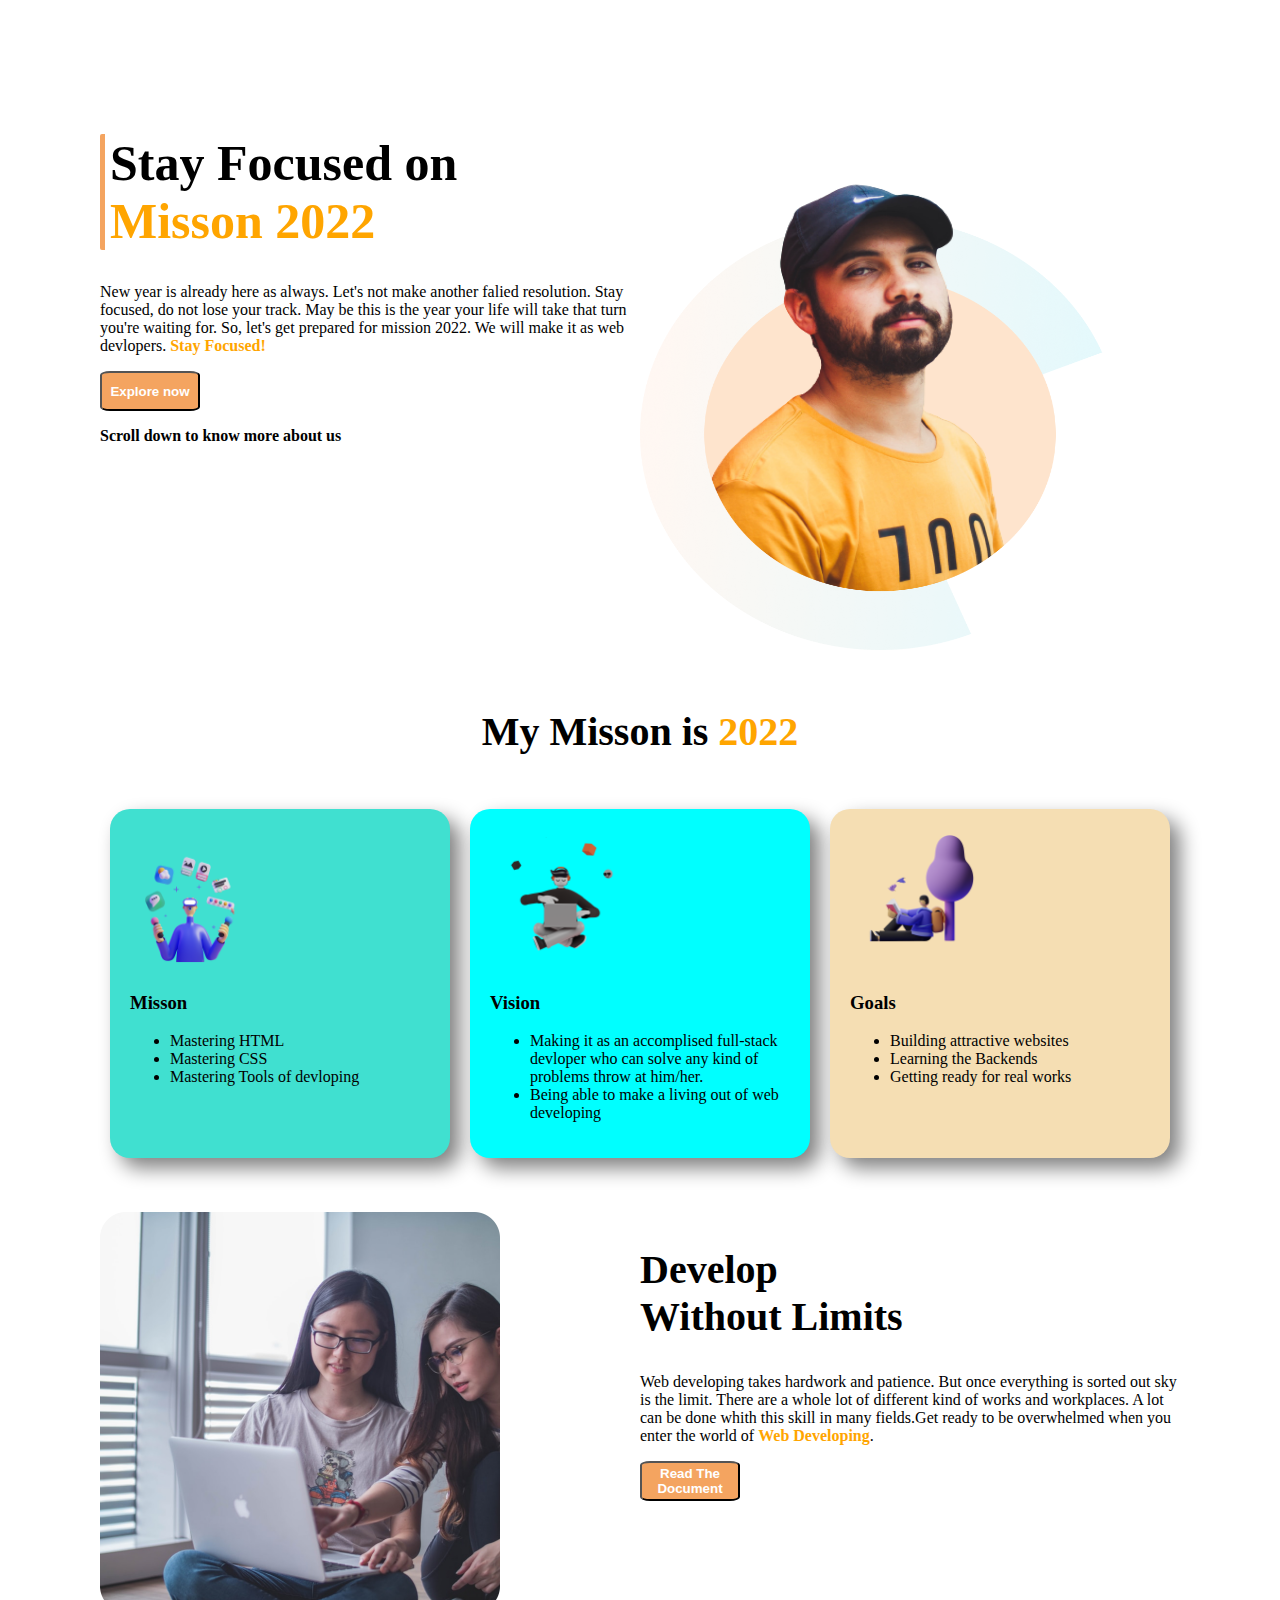
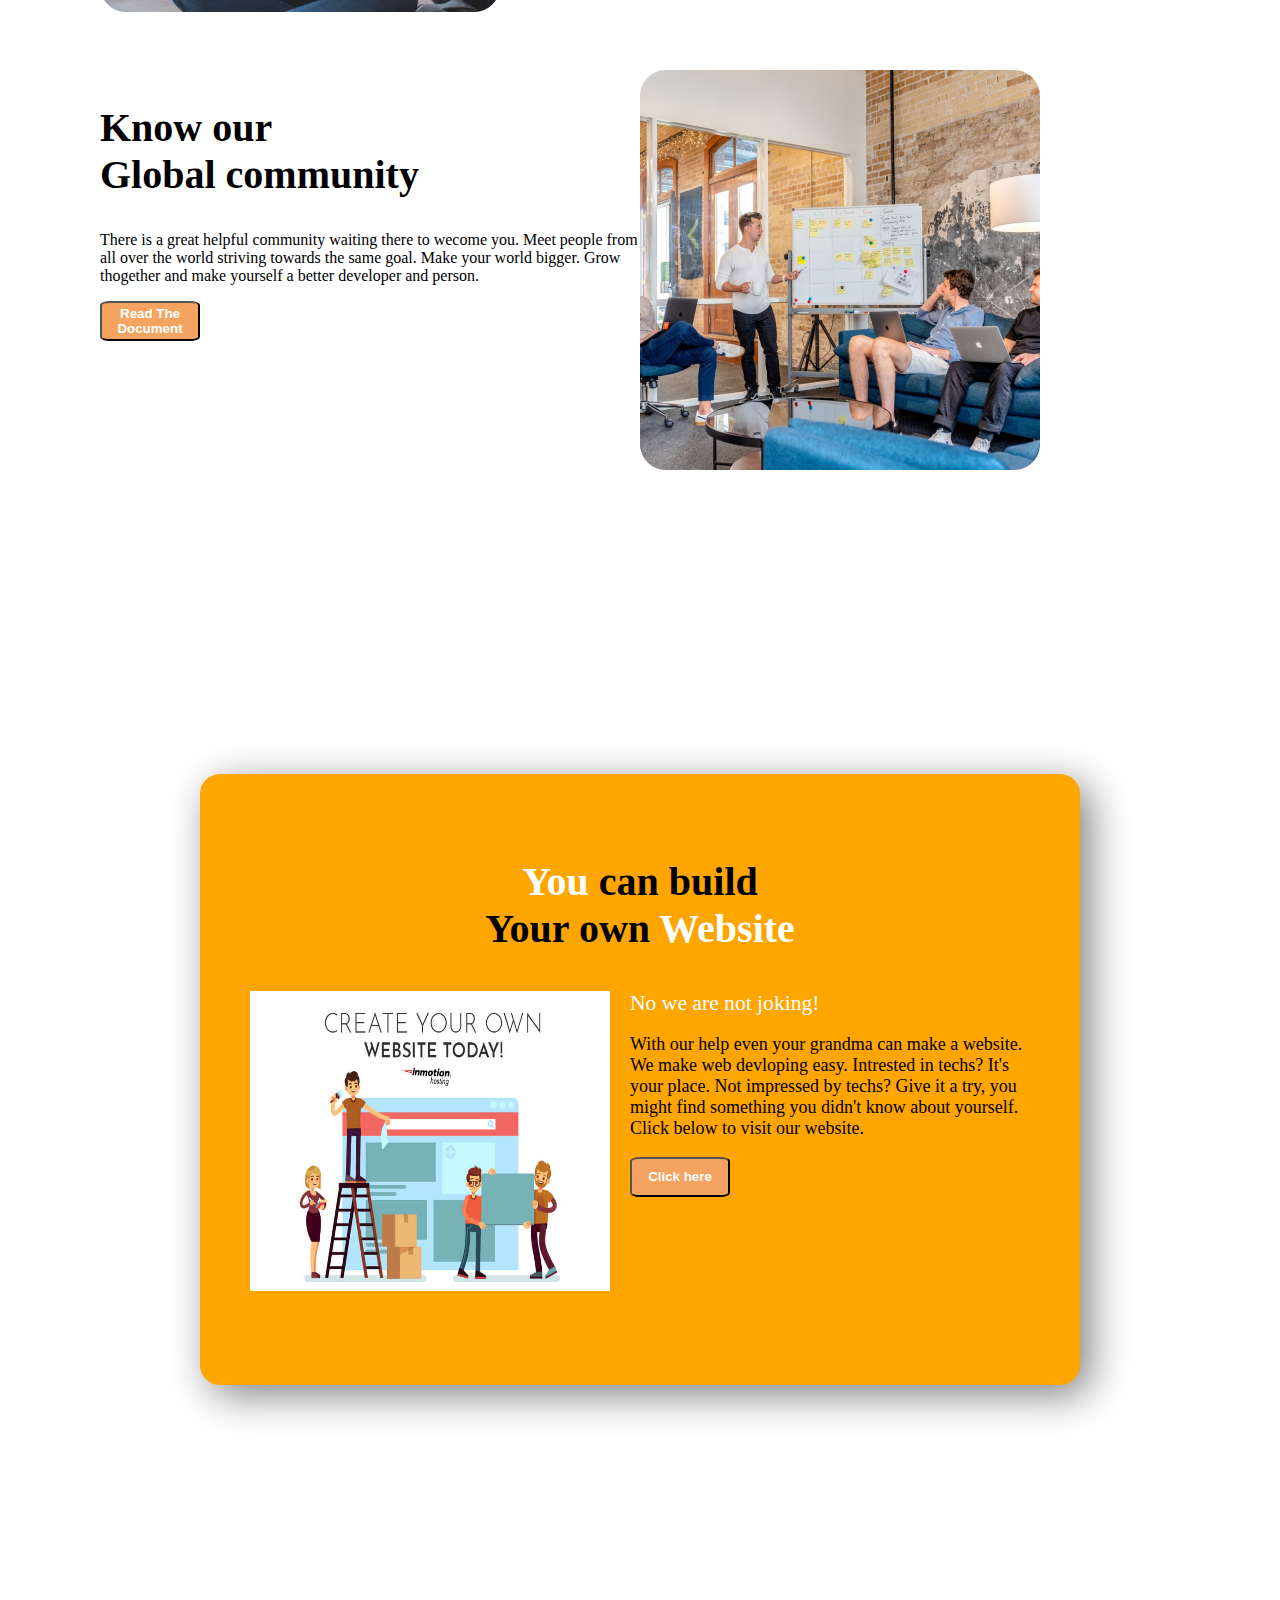
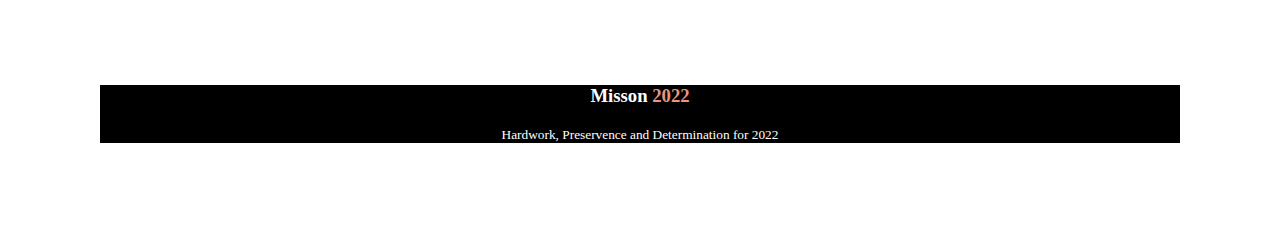
<file: index.html>
<!DOCTYPE html>
<html lang="en">

<head>
    <meta charset="UTF-8">
    <meta http-equiv="X-UA-Compatible" content="IE=edge">
    <meta name="viewport" content="width=device-width, initial-scale=1.0">
    <title>Assignment 1</title>
    <link rel="stylesheet" href="style.css">
    <link rel="preconnect" href="https://fonts.googleapis.com">
    <link rel="preconnect" href="https://fonts.gstatic.com" crossorigin>
    <link href="https://fonts.googleapis.com/css2?family=Lobster&family=Raleway&display=swap" rel="stylesheet">
</head>

<body>
    <!---section 1-->
    <section class="flexible">
        <!---division 1-->
        <div class="half_wide">
            <h1 id="firstheader">Stay Focused on <br><span class="orange curvefont">Misson 2022</span></h1>
            <p> New year is already here as always. Let's not make another falied resolution. Stay focused, do not lose your track. May be this is the year your life will take that turn you're waiting for. So, let's get prepared for mission
             2022. We will make it as web devlopers. <strong class="orange">Stay Focused!</strong> </p>
            <button type="button" class="btn">Explore now</button>
            <p><strong>Scroll down to know more about us</strong></p>
        </div>
        <!---division 2-->
        <div class="half_wide">
            <img src="mission_2022/images/person/person-0.png" alt="person" height="550" width="480">
        </div>
    </section>
    <!---section 2-->
    <section>
        <h2 class="center">My Misson is <span class="orange curvefont">2022</span></h2>
        <!--Parent Division-->
        <div class="flexible">
            <!---division 1-->
            <div id="mission" class="one_third">
                <img src="mission_2022/images/illustrators/illustrator-1.png" alt="illustrators" height="140"
                    width="140">
                <h3>Misson</h3>
                <ul>
                    <li>Mastering HTML</li>
                    <li>Mastering CSS</li>
                    <li>Mastering Tools of devloping</li>
                </ul>
            </div>
            <!---division 2-->
            <div id="vision" class="one_third">
                <img src="mission_2022/images/illustrators/illustrator-2.png" alt="illustrators" height="140"
                    width="140">
                <h3>Vision</h3>
                <ul>
                    <li>Making it as an accomplised full-stack devloper who can solve any kind of problems throw at him/her.</li>
                    <li>Being able to make a living out of web developing</li>
                </ul>
            </div>
            <!---division 3-->
            <div id="goals" class="one_third">
                <img src="mission_2022/images/illustrators/illustrator-3.png" alt="illustrators" height="140"
                    width="140">
                <h3>Goals</h3>
                <ul>
                    <li>Building attractive websites</li>
                    <li>Learning the Backends</li>
                    <li>Getting ready for real works</li>
                </ul>
            </div>
        </div>
    </section>
    <!--section 3-->
    <section class="flexible">
        <!--division 1-->
        <div class="half_wide">
            <img src="mission_2022/images/pictures/coding.png" alt="coding" height="400" width="400">
        </div>
        <!--division 2-->
        <div class="half_wide">
            <h2>Develop<br>Without Limits</h2>
            <p>Web developing takes hardwork and patience. But once everything is sorted out sky is the limit. There are a whole lot of different kind of works and workplaces. A lot can be done whith this skill in many fields.Get ready to be overwhelmed when you enter the world of <strong class="orange">Web Developing</strong>.</p>
            <button type="button" class="btn">Read The Document</button>
        </div>
    </section>
    <!--section 4-->
    <section class="flexible">
        <!--division 1-->
        <div class="half_wide">
            <h2>Know our<br>Global community</h2>
            <p>There is a great helpful community waiting there to wecome you. Meet people from all over the world striving towards the same goal. Make your world bigger. Grow thogether and make yourself a better developer and person.</p>
            <button type="button" class="btn">Read The Document</button>
        </div>
        <!--division 2-->
        <div class="half_wide">
            <img src="mission_2022/images/pictures/project.png" alt="coding" height="400" width="400">
        </div>
    </section>
    <!--section 5-->
    <section id="sec5">
        <h2 class="center"><span class="white">You</span> can build<br>Your own <span class="white">Website</span></h2>
        <!--Parent Division-->
        <div class="flexible">
            <!--division 1-->
            <div class="half_wide">
                <img src="mission_2022/images/pictures/create_website.jpg" alt="create_website" width="360" height="300" >
            </div>
            <!--division 2-->
            <div id="advertise" >
                <big class="white">No we are not joking!</big>
                <p>With our help even your grandma can make a website. We make web devloping easy. Intrested in techs? It's your place. Not impressed by techs? Give it a try, you might find something you didn't know about yourself. Click below to visit our website.</p>
                <button type="button" class="btn">Click here</button>
            </div>
        </div>

    </section>
    <footer class="center">
        <h3 class="curvefont">Misson <span class="darksalmon">2022</span></h3>
        <small>Hardwork, Preservence and Determination for 2022</small>
    </footer>
</body>

</html>
</file>
<file: style.css>
body{
    margin: 100px;
}
/*section and division*/
#mission{
    background-color: turquoise;
    box-shadow: 10px 10px 20px gray;
}
#vision{
    background-color: aqua;
    box-shadow: 10px 10px 20px gray;
}
#goals{
    background-color: wheat;
    box-shadow: 10px 10px 20px gray;
}
#sec5{
    font-size:large;
    background-color: orange;
    padding: 50px;
    margin: 300px 100px;
    border-radius: 20px;
    box-shadow: 10px 10px 40px gray;
}

/*color*/
.orange{
    color: orange;
}
.darksalmon{
    color: darksalmon;
}
.white{
    color: white;
}
/*Direct Types*/
h1{
    font-size:50px;
}
h2{
    font-size: 40px;
}
footer{
    background-color: black;
    color: white; 
}
/*lining*/
.flexible{
    display: flex;
    border: 10%;
    margin-top: 5%;
    margin-bottom: 5%;
}
.half_wide{
    width: 50%;
}
.one_third{
    width: 480px;
    margin-left: 10px;
    margin-right: 10px;
    padding: 20px;
    border-radius: 20px;
}
.center{
    text-align: center;
}
/*Others*/
.btn{
    color: white;
    background-color:sandybrown;
    height: 40px;
    width: 100px;
    font-weight: bold;
    border-radius: 10%;
}
.curvefont{
    font-family: cursive;
    font-weight: bold;
}
#firstheader{
    border-left: 5px solid sandybrown;
    border-radius: 2px;
    padding-left: 5px;
}
#advertise{
    width: 80%;
    margin-left: 20px;
}
</file>
